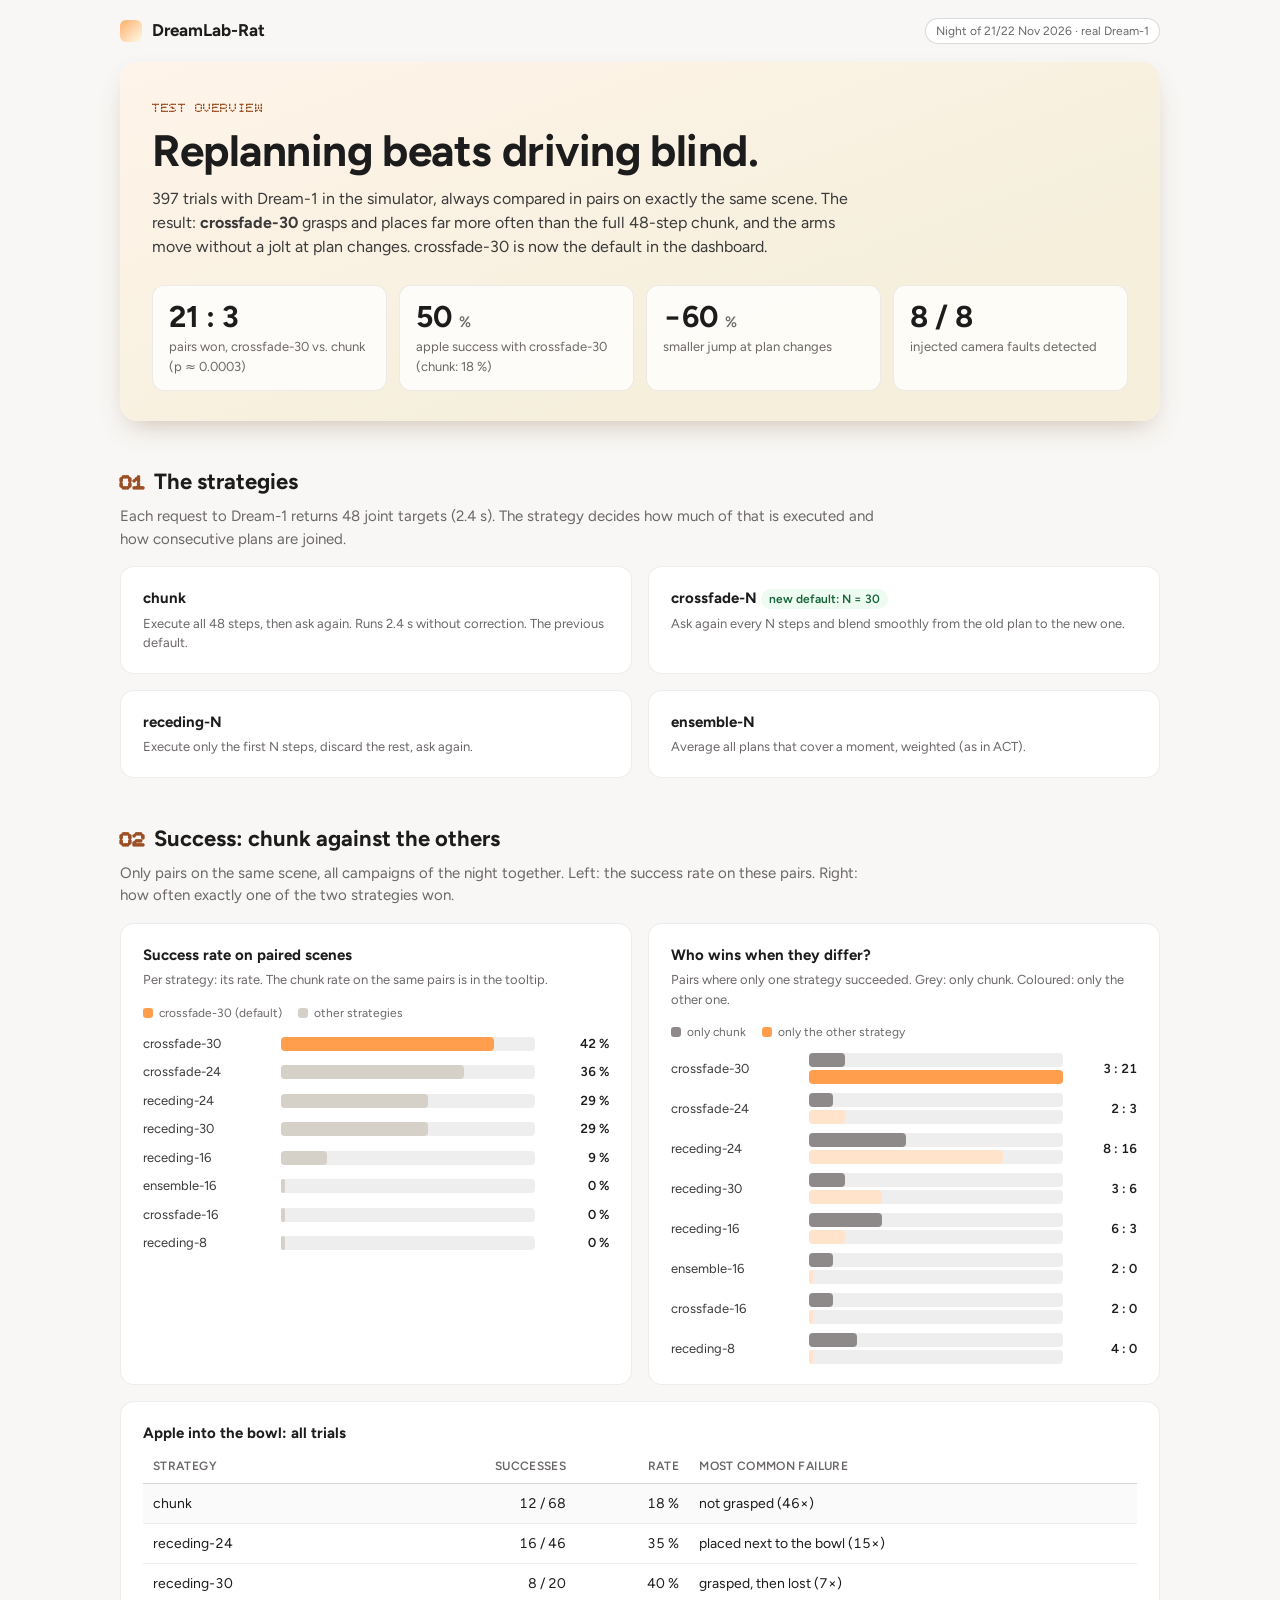
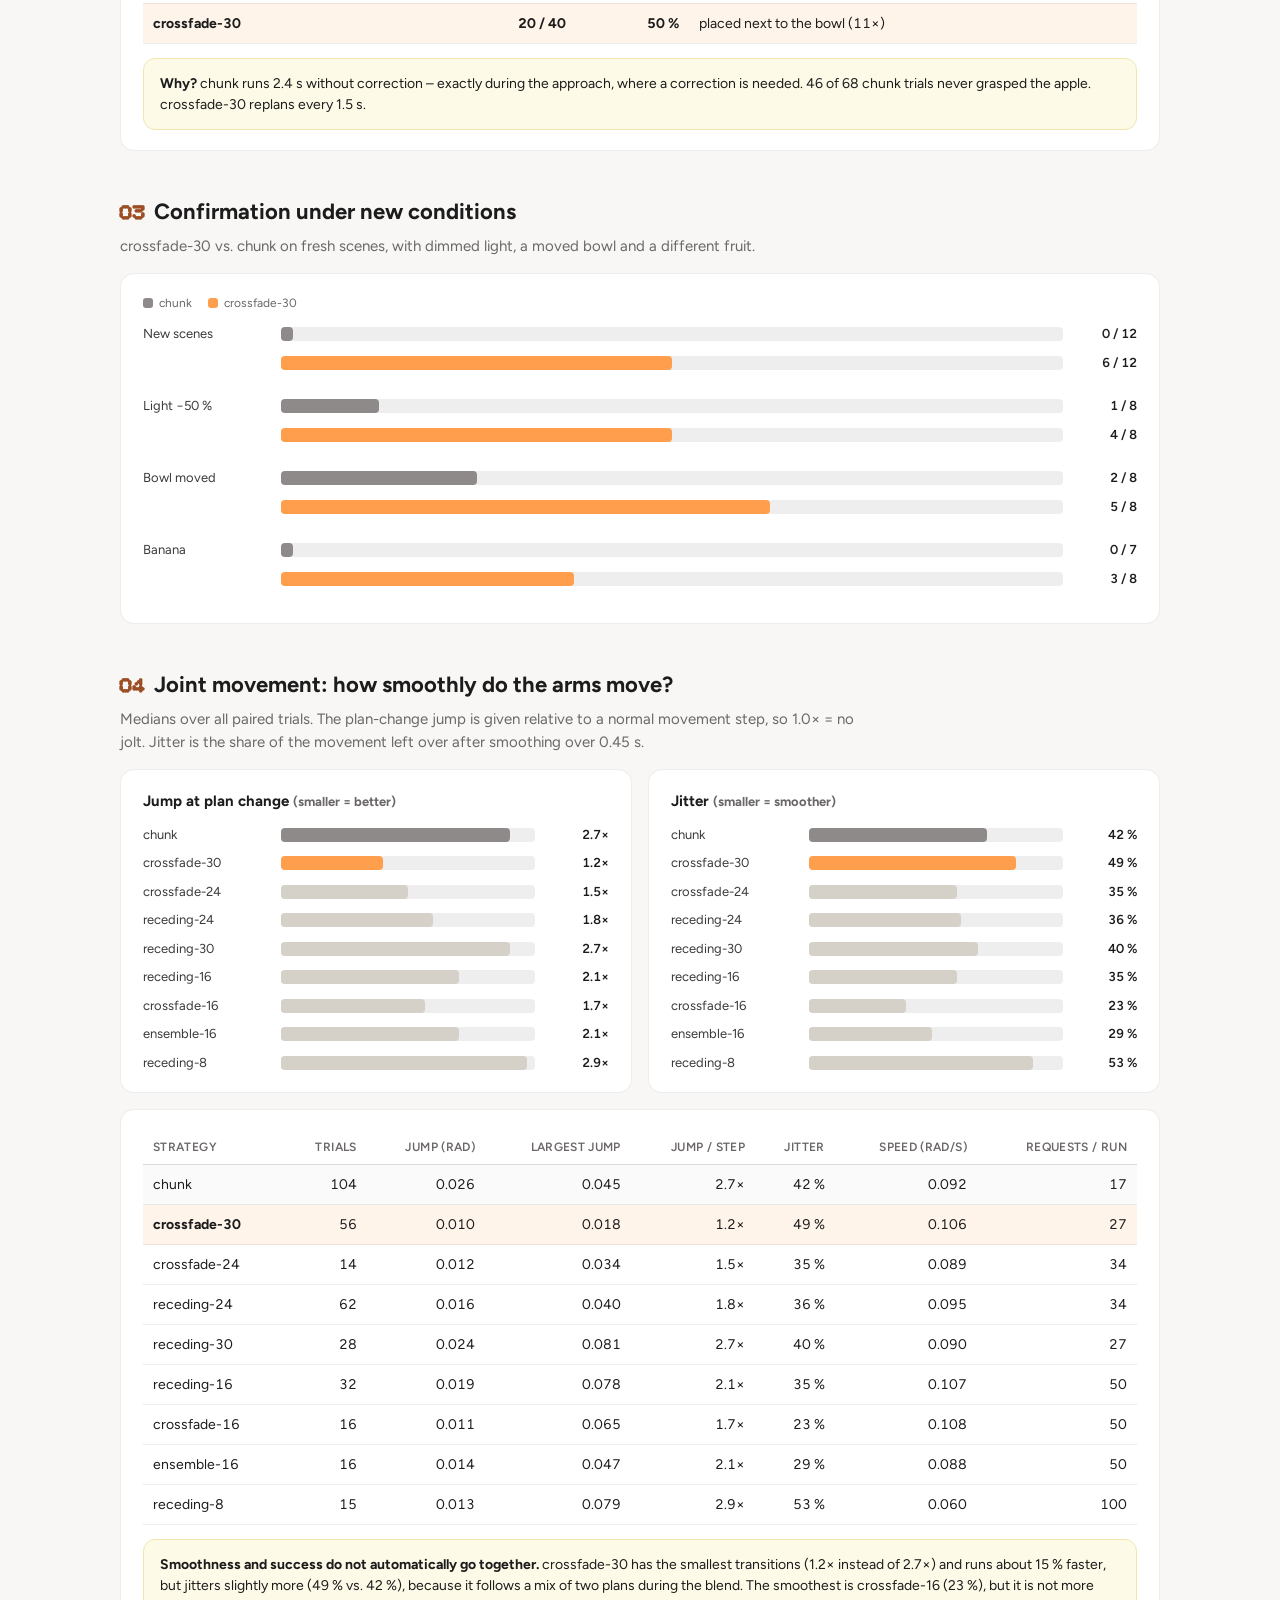
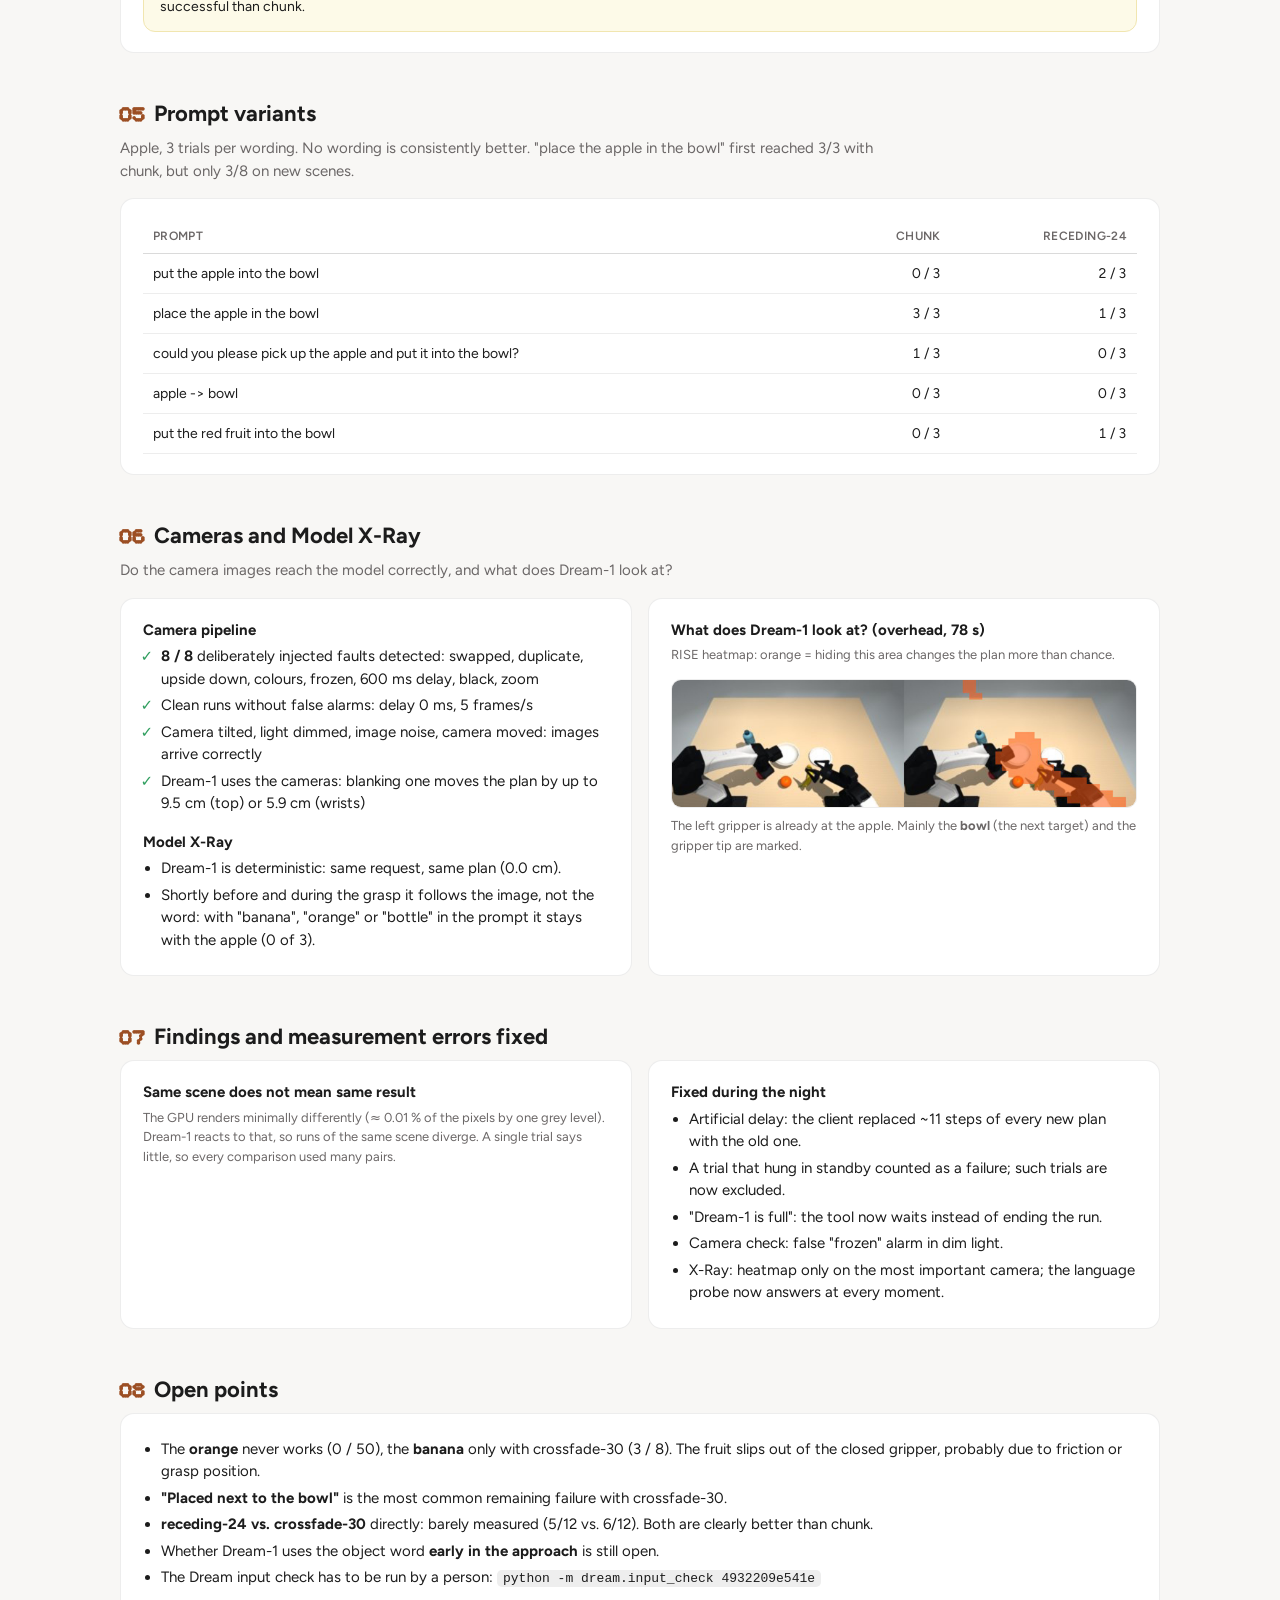
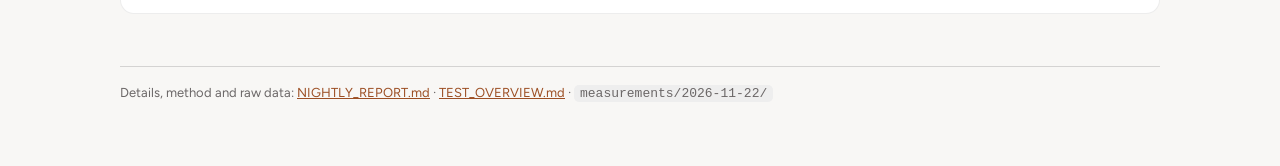
<file: test-overview.html>
<!doctype html>
<html lang="en">
<head>
<meta charset="utf-8">
<meta name="viewport" content="width=device-width, initial-scale=1">
<title>DreamLab-Rat · Test overview</title>
<link rel="preconnect" href="https://fonts.googleapis.com">
<link rel="preconnect" href="https://fonts.gstatic.com" crossorigin>
<link rel="stylesheet" href="https://fonts.googleapis.com/css2?family=Bitcount+Single&family=Figtree:wght@400;500;600;700&display=swap">
<style>
:root {
  --ink: #1c1c1c; --ink-2: #3a3a3a; --ink-3: #6b6767;
  --grey-1: #fafafa; --grey-2: #eeeeee; --grey-3: #d5d5d5; --grey-4: #c3c0c0; --white: #ffffff;
  --sand: #f5efdc; --clay: #f4f1ec; --page: #f8f7f5;
  --creamsicle: #ffb06c; --creamsicle-deep: #ff9f4d; --creamsicle-tint: #ffe3cb; --creamsicle-wash: #fff4ea;
  --creamsicle-text: #9c4f24;
  --sunshine-light: #fdfae8; --lavender-wash: #f5f2fe; --lavender-text: #463a72;
  --grass-wash: #eefbf1; --grass-text: #17643a; --success: #2f9e5e; --error: #c9474a; --err-wash: #fdf0f0;
  --line: rgba(28, 28, 28, .16); --line-soft: rgba(28, 28, 28, .08);
  --shadow-warm: 0 12px 28px -10px rgba(120, 80, 40, .35);
  --font-sans: "Figtree", system-ui, "Segoe UI", sans-serif;
  --font-pixel: "Bitcount Single", ui-monospace, monospace;
  --font-mono: ui-monospace, "SF Mono", "Cascadia Code", Consolas, monospace;
  --base: #8f8a8a; /* chunk: the baseline */
  --best: #ff9f4d; /* crossfade-30: the new default */
  --other: #d5d0c8;
  color-scheme: light;
}
* { box-sizing: border-box; }
body { margin: 0; background: var(--page); color: var(--ink); font: 15px/1.5 var(--font-sans); -webkit-font-smoothing: antialiased; }
a { color: var(--creamsicle-text); }
.wrap { max-width: 1080px; margin: 0 auto; padding: 0 20px 64px; }

/* header */
.top { display: flex; align-items: center; gap: 10px; padding: 18px 0; }
.logo { width: 22px; height: 22px; border-radius: 6px; background: linear-gradient(135deg, var(--creamsicle), var(--sunshine-light)); }
.top b { font-size: 17px; white-space: nowrap; }
.top .tag { margin-left: auto; font-size: 12px; color: var(--ink-3); border: 1px solid var(--line); border-radius: 999px; padding: 3px 10px; background: var(--white); }

.hero { background: linear-gradient(160deg, var(--creamsicle-wash), var(--sand) 70%); border-radius: 18px; padding: 36px 32px 30px; box-shadow: var(--shadow-warm); }
.eyebrow { font-family: var(--font-pixel); font-size: 14px; letter-spacing: .04em; color: var(--creamsicle-text); }
.hero h1 { font-size: clamp(28px, 4.4vw, 44px); line-height: 1.1; margin: 8px 0 12px; font-weight: 700; letter-spacing: -.01em; }
.hero p { margin: 0; max-width: 720px; color: var(--ink-2); font-size: 16px; }
.stats { display: grid; grid-template-columns: repeat(4, 1fr); gap: 12px; margin-top: 26px; }
.stat { background: rgba(255,255,255,.78); border: 1px solid var(--line-soft); border-radius: 12px; padding: 14px 16px; }
.stat .v { font-size: 30px; font-weight: 700; line-height: 1.1; white-space: nowrap; }
.stat .v small { font-size: 15px; font-weight: 600; color: var(--ink-3); }
.stat .l { font-size: 13px; color: var(--ink-3); margin-top: 4px; }

/* sections */
section { margin-top: 44px; }
h2 { font-size: 22px; margin: 0 0 4px; }
.num { font-family: var(--font-pixel); color: var(--creamsicle-text); margin-right: 8px; }
.lead { color: var(--ink-3); margin: 0 0 16px; max-width: 760px; }
.card { background: var(--white); border: 1px solid var(--line-soft); border-radius: 14px; padding: 20px 22px; }
.grid2 { display: grid; grid-template-columns: 1fr 1fr; gap: 16px; }
.card h3 { margin: 0 0 4px; font-size: 15px; }
.card .sub { color: var(--ink-3); font-size: 13px; margin: 0 0 14px; }

/* bar charts */
.bars { display: grid; gap: 9px; }
.bar { display: grid; grid-template-columns: 128px 1fr 64px; align-items: center; gap: 10px; font-size: 13px; }
.bar .name { color: var(--ink-2); white-space: nowrap; overflow: hidden; text-overflow: ellipsis; }
.bar .track { height: 14px; background: var(--grey-2); border-radius: 4px; position: relative; }
.bar .fill { position: absolute; inset: 0 auto 0 0; border-radius: 4px; background: var(--other); }
.bar .fill.base { background: var(--base); }
.bar .fill.best { background: var(--best); }
.bar .val { text-align: right; font-variant-numeric: tabular-nums; color: var(--ink); font-weight: 600; }
.bar:hover .fill { filter: brightness(.93); }
.pair { display: grid; gap: 3px; }
.legend { display: flex; gap: 16px; font-size: 12px; color: var(--ink-3); margin: 0 0 12px; flex-wrap: wrap; }
.legend i { display: inline-block; width: 10px; height: 10px; border-radius: 3px; margin-right: 6px; vertical-align: -1px; }

/* tables */
.tbl { width: 100%; border-collapse: collapse; font-size: 14px; }
.tbl th { text-align: left; font-weight: 600; color: var(--ink-3); font-size: 12px; text-transform: uppercase; letter-spacing: .03em; padding: 8px 10px; border-bottom: 1px solid var(--line); }
.tbl td { padding: 9px 10px; border-bottom: 1px solid var(--line-soft); font-variant-numeric: tabular-nums; }
.tbl tr.hl td { background: var(--creamsicle-wash); }
.tbl tr.base td { background: var(--grey-1); }
.tbl td.r, .tbl th.r { text-align: right; }
.scroll { overflow-x: auto; }
.pill { display: inline-block; font-size: 12px; padding: 1px 8px; border-radius: 999px; font-weight: 600; }
.pill.good { background: var(--grass-wash); color: var(--grass-text); }
.pill.bad { background: var(--err-wash); color: var(--error); }
.pill.mid { background: var(--grey-2); color: var(--ink-3); }

.callout { background: var(--sunshine-light); border: 1px solid #f1e6b0; border-radius: 12px; padding: 14px 16px; font-size: 14px; margin-top: 14px; }
.callout b { color: var(--ink); }
ul.clean { margin: 0; padding-left: 18px; }
ul.clean li { margin: 4px 0; }
.check li::marker { content: "✓  "; color: var(--success); }
figure { margin: 0; }
figure img { width: 100%; border-radius: 10px; border: 1px solid var(--line-soft); display: block; }
figcaption { font-size: 13px; color: var(--ink-3); margin-top: 8px; }
code { font-family: var(--font-mono); font-size: 13px; background: var(--grey-2); padding: 1px 6px; border-radius: 5px; }
footer { margin-top: 52px; color: var(--ink-3); font-size: 13px; border-top: 1px solid var(--line); padding-top: 16px; }

@media (max-width: 760px) {
  .stats { grid-template-columns: 1fr 1fr; }
  .grid2 { grid-template-columns: 1fr; }
  .hero { padding: 26px 20px; }
  .stat .v { font-size: 24px; }
  .top .tag { font-size: 11px; }
  .bar { grid-template-columns: 100px 1fr 54px; }
}
</style>
</head>
<body>
<div class="wrap">

  <div class="top"><div class="logo"></div><b>DreamLab-Rat</b><span class="tag">Night of 21/22 Nov 2026 · real Dream-1</span></div>

  <div class="hero">
    <div class="eyebrow">TEST OVERVIEW</div>
    <h1>Replanning beats driving blind.</h1>
    <p>397 trials with Dream-1 in the simulator, always compared in pairs on exactly the same scene.
      The result: <b>crossfade-30</b> grasps and places far more often than the full 48-step chunk, and
      the arms move without a jolt at plan changes. crossfade-30 is now the default in the dashboard.</p>
    <div class="stats">
      <div class="stat"><div class="v">21 : 3</div><div class="l">pairs won, crossfade-30 vs. chunk (p ≈ 0.0003)</div></div>
      <div class="stat"><div class="v">50 <small>%</small></div><div class="l">apple success with crossfade-30 (chunk: 18 %)</div></div>
      <div class="stat"><div class="v">−60 <small>%</small></div><div class="l">smaller jump at plan changes</div></div>
      <div class="stat"><div class="v">8 / 8</div><div class="l">injected camera faults detected</div></div>
    </div>
  </div>

  <!-- 1 -->
  <section>
    <h2><span class="num">01</span>The strategies</h2>
    <p class="lead">Each request to Dream-1 returns 48 joint targets (2.4 s). The strategy decides how much of that is executed and how consecutive plans are joined.</p>
    <div class="grid2">
      <div class="card"><h3>chunk</h3><p class="sub" style="margin:0">Execute all 48 steps, then ask again. Runs 2.4 s without correction. The previous default.</p></div>
      <div class="card"><h3>crossfade-N <span class="pill good">new default: N = 30</span></h3><p class="sub" style="margin:0">Ask again every N steps and blend smoothly from the old plan to the new one.</p></div>
      <div class="card"><h3>receding-N</h3><p class="sub" style="margin:0">Execute only the first N steps, discard the rest, ask again.</p></div>
      <div class="card"><h3>ensemble-N</h3><p class="sub" style="margin:0">Average all plans that cover a moment, weighted (as in ACT).</p></div>
    </div>
  </section>

  <!-- 2 -->
  <section>
    <h2><span class="num">02</span>Success: chunk against the others</h2>
    <p class="lead">Only pairs on the same scene, all campaigns of the night together. Left: the success rate on these pairs. Right: how often exactly one of the two strategies won.</p>
    <div class="grid2">
      <div class="card">
        <h3>Success rate on paired scenes</h3>
        <p class="sub">Per strategy: its rate. The chunk rate on the same pairs is in the tooltip.</p>
        <div class="legend"><span><i style="background:var(--best)"></i>crossfade-30 (default)</span><span><i style="background:var(--other)"></i>other strategies</span></div>
        <div class="bars" id="pairedBars"></div>
      </div>
      <div class="card">
        <h3>Who wins when they differ?</h3>
        <p class="sub">Pairs where only one strategy succeeded. Grey: only chunk. Coloured: only the other one.</p>
        <div class="legend"><span><i style="background:var(--base)"></i>only chunk</span><span><i style="background:var(--best)"></i>only the other strategy</span></div>
        <div class="bars" id="winsBars"></div>
      </div>
    </div>
    <div class="card" style="margin-top:16px">
      <h3>Apple into the bowl: all trials</h3>
      <div class="scroll"><table class="tbl">
        <thead><tr><th>Strategy</th><th class="r">Successes</th><th class="r">Rate</th><th>Most common failure</th></tr></thead>
        <tbody>
          <tr class="base"><td>chunk</td><td class="r">12 / 68</td><td class="r">18 %</td><td>not grasped (46×)</td></tr>
          <tr><td>receding-24</td><td class="r">16 / 46</td><td class="r">35 %</td><td>placed next to the bowl (15×)</td></tr>
          <tr><td>receding-30</td><td class="r">8 / 20</td><td class="r">40 %</td><td>grasped, then lost (7×)</td></tr>
          <tr class="hl"><td><b>crossfade-30</b></td><td class="r"><b>20 / 40</b></td><td class="r"><b>50 %</b></td><td>placed next to the bowl (11×)</td></tr>
        </tbody>
      </table></div>
      <div class="callout"><b>Why?</b> chunk runs 2.4 s without correction – exactly during the approach, where a correction is needed. 46 of 68 chunk trials never grasped the apple. crossfade-30 replans every 1.5 s.</div>
    </div>
  </section>

  <!-- 3 -->
  <section>
    <h2><span class="num">03</span>Confirmation under new conditions</h2>
    <p class="lead">crossfade-30 vs. chunk on fresh scenes, with dimmed light, a moved bowl and a different fruit.</p>
    <div class="card">
      <div class="legend"><span><i style="background:var(--base)"></i>chunk</span><span><i style="background:var(--best)"></i>crossfade-30</span></div>
      <div class="bars" id="condBars"></div>
    </div>
  </section>

  <!-- 4 -->
  <section>
    <h2><span class="num">04</span>Joint movement: how smoothly do the arms move?</h2>
    <p class="lead">Medians over all paired trials. The plan-change jump is given relative to a normal movement step, so 1.0× = no jolt. Jitter is the share of the movement left over after smoothing over 0.45 s.</p>
    <div class="grid2">
      <div class="card">
        <h3>Jump at plan change <span class="sub">(smaller = better)</span></h3>
        <div class="bars" id="seamBars" style="margin-top:12px"></div>
      </div>
      <div class="card">
        <h3>Jitter <span class="sub">(smaller = smoother)</span></h3>
        <div class="bars" id="jitterBars" style="margin-top:12px"></div>
      </div>
    </div>
    <div class="card" style="margin-top:16px">
      <div class="scroll"><table class="tbl" id="jointTable">
        <thead><tr><th>Strategy</th><th class="r">Trials</th><th class="r">Jump (rad)</th><th class="r">Largest jump</th><th class="r">Jump / step</th><th class="r">Jitter</th><th class="r">Speed (rad/s)</th><th class="r">Requests / run</th></tr></thead>
        <tbody></tbody>
      </table></div>
      <div class="callout"><b>Smoothness and success do not automatically go together.</b> crossfade-30 has the smallest transitions (1.2× instead of 2.7×) and runs about 15 % faster, but jitters slightly more (49 % vs. 42 %), because it follows a mix of two plans during the blend. The smoothest is crossfade-16 (23 %), but it is not more successful than chunk.</div>
    </div>
  </section>

  <!-- prompts -->
  <section>
    <h2><span class="num">05</span>Prompt variants</h2>
    <p class="lead">Apple, 3 trials per wording. No wording is consistently better. "place the apple in the bowl" first reached 3/3 with chunk, but only 3/8 on new scenes.</p>
    <div class="card scroll">
      <table class="tbl">
        <thead><tr><th>Prompt</th><th class="r">chunk</th><th class="r">receding-24</th></tr></thead>
        <tbody>
          <tr><td>put the apple into the bowl</td><td class="r">0 / 3</td><td class="r">2 / 3</td></tr>
          <tr><td>place the apple in the bowl</td><td class="r">3 / 3</td><td class="r">1 / 3</td></tr>
          <tr><td>could you please pick up the apple and put it into the bowl?</td><td class="r">1 / 3</td><td class="r">0 / 3</td></tr>
          <tr><td>apple -&gt; bowl</td><td class="r">0 / 3</td><td class="r">0 / 3</td></tr>
          <tr><td>put the red fruit into the bowl</td><td class="r">0 / 3</td><td class="r">1 / 3</td></tr>
        </tbody>
      </table>
    </div>
  </section>

  <!-- cameras + xray -->
  <section>
    <h2><span class="num">06</span>Cameras and Model X-Ray</h2>
    <p class="lead">Do the camera images reach the model correctly, and what does Dream-1 look at?</p>
    <div class="grid2">
      <div class="card">
        <h3>Camera pipeline</h3>
        <ul class="clean check">
          <li><b>8 / 8</b> deliberately injected faults detected: swapped, duplicate, upside down, colours, frozen, 600 ms delay, black, zoom</li>
          <li>Clean runs without false alarms: delay 0 ms, 5 frames/s</li>
          <li>Camera tilted, light dimmed, image noise, camera moved: images arrive correctly</li>
          <li>Dream-1 uses the cameras: blanking one moves the plan by up to 9.5 cm (top) or 5.9 cm (wrists)</li>
        </ul>
        <h3 style="margin-top:16px">Model X-Ray</h3>
        <ul class="clean">
          <li>Dream-1 is deterministic: same request, same plan (0.0 cm).</li>
          <li>Shortly before and during the grasp it follows the image, not the word: with "banana", "orange" or "bottle" in the prompt it stays with the apple (0 of 3).</li>
        </ul>
      </div>
      <figure class="card">
        <h3>What does Dream-1 look at? (overhead, 78 s)</h3>
        <p class="sub">RISE heatmap: orange = hiding this area changes the plan more than chance.</p>
        <img src="[data-uri]" alt="Overhead camera: on the left the image, on the right with the heatmap marking the bowl and the gripper tip">
        <figcaption>The left gripper is already at the apple. Mainly the <b>bowl</b> (the next target) and the gripper tip are marked.</figcaption>
      </figure>
    </div>
  </section>

  <!-- learnings -->
  <section>
    <h2><span class="num">07</span>Findings and measurement errors fixed</h2>
    <div class="grid2">
      <div class="card">
        <h3>Same scene does not mean same result</h3>
        <p class="sub" style="margin:0">The GPU renders minimally differently (≈ 0.01 % of the pixels by one grey level). Dream-1 reacts to that, so runs of the same scene diverge. A single trial says little, so every comparison used many pairs.</p>
      </div>
      <div class="card">
        <h3>Fixed during the night</h3>
        <ul class="clean">
          <li>Artificial delay: the client replaced ~11 steps of every new plan with the old one.</li>
          <li>A trial that hung in standby counted as a failure; such trials are now excluded.</li>
          <li>"Dream-1 is full": the tool now waits instead of ending the run.</li>
          <li>Camera check: false "frozen" alarm in dim light.</li>
          <li>X-Ray: heatmap only on the most important camera; the language probe now answers at every moment.</li>
        </ul>
      </div>
    </div>
  </section>

  <!-- open -->
  <section>
    <h2><span class="num">08</span>Open points</h2>
    <div class="card">
      <ul class="clean">
        <li>The <b>orange</b> never works (0 / 50), the <b>banana</b> only with crossfade-30 (3 / 8). The fruit slips out of the closed gripper, probably due to friction or grasp position.</li>
        <li><b>"Placed next to the bowl"</b> is the most common remaining failure with crossfade-30.</li>
        <li><b>receding-24 vs. crossfade-30</b> directly: barely measured (5/12 vs. 6/12). Both are clearly better than chunk.</li>
        <li>Whether Dream-1 uses the object word <b>early in the approach</b> is still open.</li>
        <li>The Dream input check has to be run by a person: <code>python -m dream.input_check 4932209e541e</code></li>
      </ul>
    </div>
  </section>

  <footer>Details, method and raw data: <a href="NIGHTLY_REPORT.md">NIGHTLY_REPORT.md</a> · <a href="TEST_OVERVIEW.md">TEST_OVERVIEW.md</a> · <code>measurements/2026-11-22/</code></footer>
</div>

<script>
const fmt = (v, d = 0) => v.toLocaleString("en-US", { minimumFractionDigits: d, maximumFractionDigits: d });

function bars(id, rows, { max, unit = "", digits = 0, cls = () => "" }) {
  const root = document.getElementById(id);
  for (const r of rows) {
    const el = document.createElement("div");
    el.className = "bar";
    el.title = r.tip || "";
    el.innerHTML = `<span class="name">${r.name}</span><span class="track"><span class="fill ${cls(r)}" style="width:${Math.max(1.5, 100 * r.value / max)}%"></span></span><span class="val">${fmt(r.value, digits)}${unit}</span>`;
    root.append(el);
  }
}

// paired success (all campaigns pooled)
const paired = [
  { id: "crossfade-30", pairs: 55, base: 9, rate: 42, onlyBase: 3, onlyIt: 21, p: "≈ 0.0003" },
  { id: "crossfade-24", pairs: 14, base: 29, rate: 36, onlyBase: 2, onlyIt: 3, p: "1.00" },
  { id: "receding-24", pairs: 62, base: 16, rate: 29, onlyBase: 8, onlyIt: 16, p: "0.15" },
  { id: "receding-30", pairs: 28, base: 18, rate: 29, onlyBase: 3, onlyIt: 6, p: "0.51" },
  { id: "receding-16", pairs: 33, base: 18, rate: 9, onlyBase: 6, onlyIt: 3, p: "0.51" },
  { id: "ensemble-16", pairs: 16, base: 12, rate: 0, onlyBase: 2, onlyIt: 0, p: "0.50" },
  { id: "crossfade-16", pairs: 16, base: 12, rate: 0, onlyBase: 2, onlyIt: 0, p: "0.50" },
  { id: "receding-8", pairs: 14, base: 29, rate: 0, onlyBase: 4, onlyIt: 0, p: "0.13" },
];
bars("pairedBars", paired.map((r) => ({ name: r.id, value: r.rate, id: r.id,
  tip: `${r.id}: ${r.rate} % · chunk on the same ${r.pairs} pairs: ${r.base} % · McNemar p = ${r.p}` })),
  { max: 50, unit: " %", cls: (r) => r.id === "crossfade-30" ? "best" : "" });

const wins = document.getElementById("winsBars");
for (const r of paired) {
  const max = 21;
  const el = document.createElement("div");
  el.className = "bar";
  el.title = `${r.id}: only chunk ${r.onlyBase}×, only ${r.id} ${r.onlyIt}× (${r.pairs} pairs, p = ${r.p})`;
  el.innerHTML = `<span class="name">${r.id}</span><span class="pair">
      <span class="track"><span class="fill base" style="width:${Math.max(1.5, 100 * r.onlyBase / max)}%"></span></span>
      <span class="track"><span class="fill ${r.id === "crossfade-30" ? "best" : ""}" style="width:${Math.max(1.5, 100 * r.onlyIt / max)}%;${r.id === "crossfade-30" ? "" : "background:var(--creamsicle-tint)"}"></span></span>
    </span><span class="val">${r.onlyBase} : ${r.onlyIt}</span>`;
  wins.append(el);
}

// conditions
const cond = document.getElementById("condBars");
for (const c of [
  { name: "New scenes", chunk: [0, 12], cf: [6, 12] },
  { name: "Light −50 %", chunk: [1, 8], cf: [4, 8] },
  { name: "Bowl moved", chunk: [2, 8], cf: [5, 8] },
  { name: "Banana", chunk: [0, 7], cf: [3, 8] },
]) {
  for (const [label, [k, n], cls] of [["chunk", c.chunk, "base"], ["crossfade-30", c.cf, "best"]]) {
    const el = document.createElement("div");
    el.className = "bar";
    el.title = `${c.name} · ${label}: ${k} of ${n} succeeded`;
    el.innerHTML = `<span class="name">${label === "chunk" ? c.name : ""}</span><span class="track"><span class="fill ${cls}" style="width:${Math.max(1.5, 100 * k / n)}%"></span></span><span class="val">${k} / ${n}</span>`;
    cond.append(el);
  }
  const gap = document.createElement("div"); gap.style.height = "6px"; cond.append(gap);
}

// joint movement
const joints = [
  { id: "chunk", n: 104, jump: .026, max: .045, ratio: 2.7, jitter: 42, speed: .092, req: 17 },
  { id: "crossfade-30", n: 56, jump: .010, max: .018, ratio: 1.2, jitter: 49, speed: .106, req: 27 },
  { id: "crossfade-24", n: 14, jump: .012, max: .034, ratio: 1.5, jitter: 35, speed: .089, req: 34 },
  { id: "receding-24", n: 62, jump: .016, max: .040, ratio: 1.8, jitter: 36, speed: .095, req: 34 },
  { id: "receding-30", n: 28, jump: .024, max: .081, ratio: 2.7, jitter: 40, speed: .090, req: 27 },
  { id: "receding-16", n: 32, jump: .019, max: .078, ratio: 2.1, jitter: 35, speed: .107, req: 50 },
  { id: "crossfade-16", n: 16, jump: .011, max: .065, ratio: 1.7, jitter: 23, speed: .108, req: 50 },
  { id: "ensemble-16", n: 16, jump: .014, max: .047, ratio: 2.1, jitter: 29, speed: .088, req: 50 },
  { id: "receding-8", n: 15, jump: .013, max: .079, ratio: 2.9, jitter: 53, speed: .060, req: 100 },
];
const jcls = (r) => r.id === "crossfade-30" ? "best" : r.id === "chunk" ? "base" : "";
bars("seamBars", joints.map((r) => ({ ...r, name: r.id, value: r.ratio, tip: `${r.id}: median jump ${fmt(r.jump, 3)} rad, largest ${fmt(r.max, 3)} rad` })),
  { max: 3, unit: "×", digits: 1, cls: jcls });
bars("jitterBars", joints.map((r) => ({ ...r, name: r.id, value: r.jitter, tip: `${r.id}: ${r.jitter} % of the movement is jitter` })),
  { max: 60, unit: " %", cls: jcls });
const tb = document.querySelector("#jointTable tbody");
for (const r of joints) {
  const tr = document.createElement("tr");
  if (r.id === "crossfade-30") tr.className = "hl";
  if (r.id === "chunk") tr.className = "base";
  tr.innerHTML = `<td>${r.id === "crossfade-30" ? "<b>crossfade-30</b>" : r.id}</td><td class="r">${r.n}</td><td class="r">${fmt(r.jump, 3)}</td><td class="r">${fmt(r.max, 3)}</td><td class="r">${fmt(r.ratio, 1)}×</td><td class="r">${r.jitter} %</td><td class="r">${fmt(r.speed, 3)}</td><td class="r">${r.req}</td>`;
  tb.append(tr);
}
</script>
</body>
</html>
</file>
